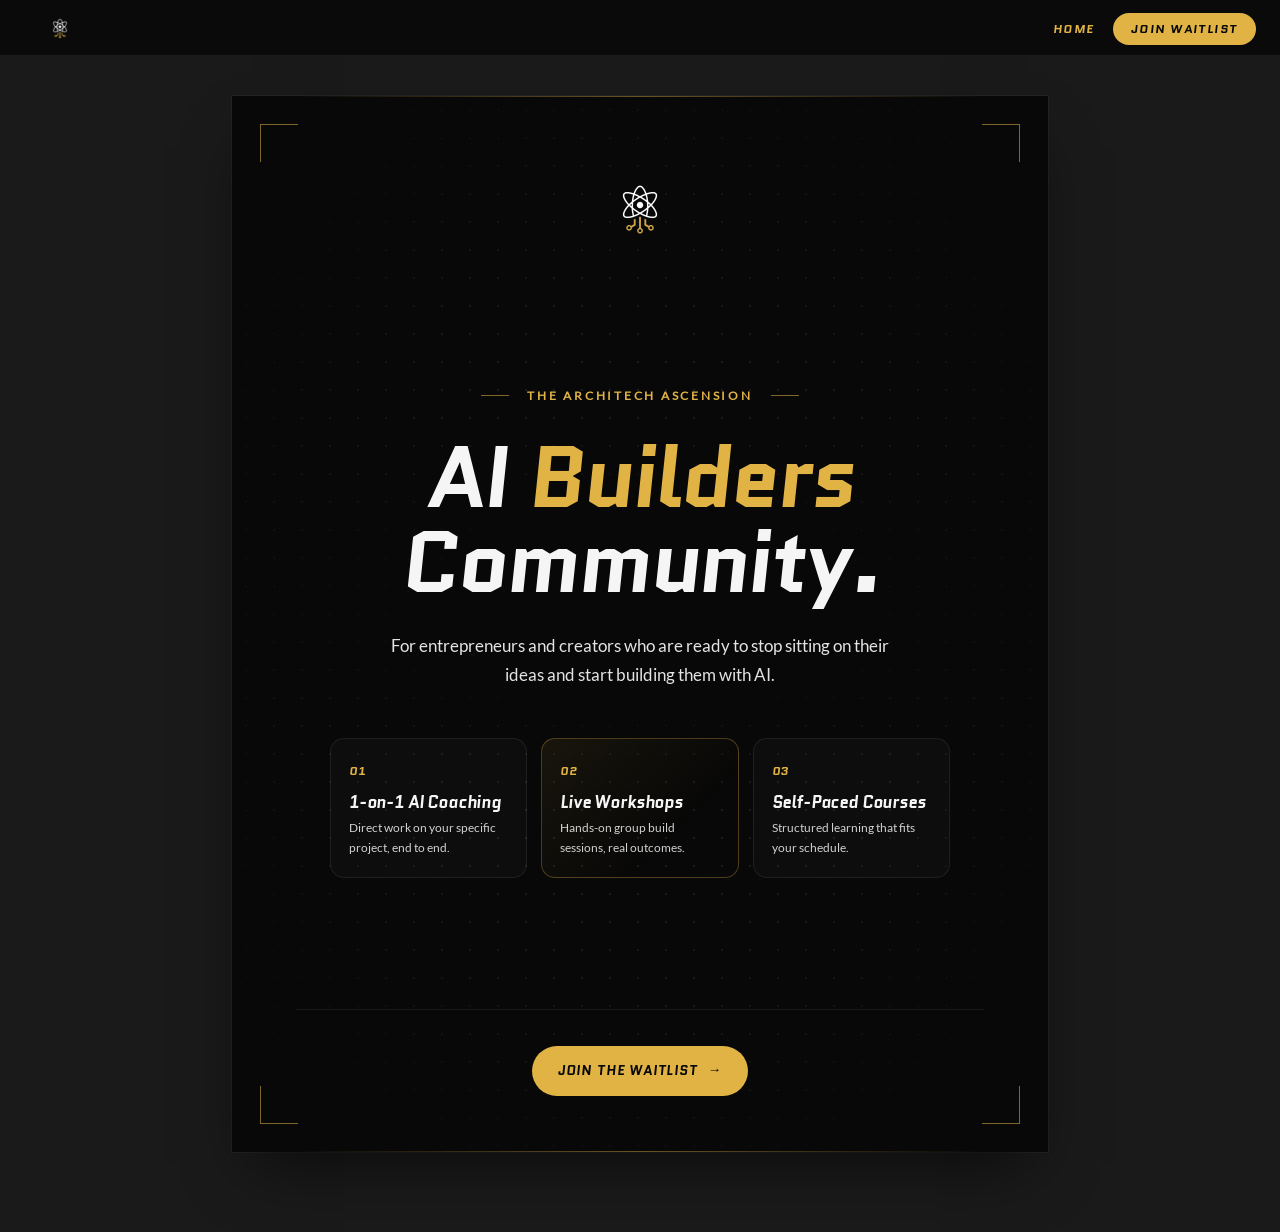
<file: index.html>
<!doctype html>
<html lang="en">
<head>
<meta charset="utf-8" />
<meta name="viewport" content="width=device-width, initial-scale=1" />
<title>Architech Ascension — AI Builders Community Coming Soon</title>
<meta property="og:type" content="website" />
<meta property="og:title" content="Architech Ascension — AI Builders Community" />
<meta property="og:description" content="For entrepreneurs and creators who are ready to stop sitting on their ideas and start building them with AI." />
<meta property="og:image" content="https://atascension.com/assets/ArchitechLogo_DarkMode.png" />
<meta name="twitter:card" content="summary_large_image" />
<meta name="twitter:title" content="Architech Ascension — AI Builders Community" />
<meta name="twitter:description" content="For entrepreneurs and creators who are ready to stop sitting on their ideas and start building them with AI." />
<meta name="twitter:image" content="https://atascension.com/assets/ArchitechLogo_DarkMode.png" />
<link rel="stylesheet" href="flyer.css" />
</head>
<body>

  <nav class="site-nav">
    <a class="nav-logo" href="index.html">
      <img src="assets/ArchitechLogo.png" alt="Architech Ascension" />
    </a>
    <ul class="nav-links">
      <li><a href="index.html" class="active">Home</a></li>
      <li><a href="waitlist.html" class="nav-cta">Join Waitlist</a></li>
    </ul>
  </nav>

  <!-- 8.5 x 11 portrait flyer -->
  <article class="flyer" data-screen-label="01 Flyer">

    <!-- Background layers -->
    <div class="dot-grid" aria-hidden="true"></div>

    <!-- Corner brackets -->
    <span class="corner tl" aria-hidden="true"></span>
    <span class="corner tr" aria-hidden="true"></span>
    <span class="corner bl" aria-hidden="true"></span>
    <span class="corner br" aria-hidden="true"></span>

    <div class="flyer-inner">

      <!-- Top: brand strip -->
      <header class="brand-strip">
        <div class="wordmark">
          <img class="wordmark-mark" src="assets/ArchitechLogo.png" alt="Architech Ascension" />
        </div>
      </header>

      <!-- Center: hero stack -->
      <main class="center">

        <div class="eyebrow-flyer">
          <span class="bar" aria-hidden="true"></span>
          The Architech Ascension
          <span class="bar" aria-hidden="true"></span>
        </div>

        <h1 class="hero-title">
          <span class="row">AI <span class="accent">Builders</span></span>
          <span class="row">Community.</span>
        </h1>

        <p class="hero-sub">
          For entrepreneurs and creators who are ready to stop sitting on their ideas and start building them with AI.
        </p>

        <!-- Three pillars -->
        <div class="pillars">
          <div class="pillar">
            <span class="pnum">01</span>
            <h3 class="ptitle">1-on-1 AI Coaching</h3>
            <p class="pdesc">Direct work on your specific project, end to end.</p>
          </div>
          <div class="pillar featured">
            <span class="pnum">02</span>
            <h3 class="ptitle">Live Workshops</h3>
            <p class="pdesc">Hands-on group build sessions, real outcomes.</p>
          </div>
          <div class="pillar">
            <span class="pnum">03</span>
            <h3 class="ptitle">Self-Paced Courses</h3>
            <p class="pdesc">Structured learning that fits your schedule.</p>
          </div>
        </div>

      </main>

      <!-- Bottom: hand-off / scan-this -->
      <footer class="flyer-foot">

        <a class="cta-pill" href="waitlist.html" id="joinBtn">
          Join the Waitlist
          <span class="arrow" aria-hidden="true">→</span>
        </a>

      </footer>

    </div>

  </article>


<script>
(function () {
  var flyer = document.querySelector('.flyer');
  function applyScale() {
    if (window.innerWidth <= 540) {
      flyer.style.transform = '';
      flyer.style.marginBottom = '';
      return;
    }
    var s = Math.min(1, (window.innerWidth - 40) / 816);
    if (s < 1) {
      flyer.style.transformOrigin = 'top center';
      flyer.style.transform = 'scale(' + s + ')';
      /* pull the empty space below the scaled-down flyer back up */
      flyer.style.marginBottom = (1056 * s - 1056 + 60) + 'px';
    } else {
      flyer.style.transform = '';
      flyer.style.marginBottom = '';
    }
  }
  applyScale();
  window.addEventListener('resize', applyScale);
})();
</script>
</body>
</html>
</file>
<file: flyer.css>
/* Flyer — Architech Ascension community teaser */

@import url('colors_and_type.css');

* { box-sizing: border-box; }
html, body { margin: 0; padding: 0; }
body {
  background: #1a1a1a;
  font-family: var(--font-body);
  color: var(--text);
  min-height: 100vh;
  display: flex;
  align-items: flex-start;
  justify-content: center;
  padding: 96px 20px 80px;
}

/* ===== Navbar ===== */
.site-nav {
  position: fixed;
  top: 0;
  left: 0;
  right: 0;
  z-index: 100;
  height: 56px;
  display: flex;
  align-items: center;
  justify-content: space-between;
  padding: 0 24px;
  background: rgba(8,8,8,0.88);
  backdrop-filter: blur(14px);
  -webkit-backdrop-filter: blur(14px);
  border-bottom: 1px solid var(--border);
}

.nav-logo img {
  height: 36px;
  width: auto;
  object-fit: contain;
  display: block;
}

.nav-links {
  display: flex;
  align-items: center;
  gap: 4px;
  list-style: none;
  margin: 0;
  padding: 0;
}

.nav-links a {
  font-family: var(--font-display);
  font-style: italic;
  font-size: 0.78rem;
  font-weight: 700;
  letter-spacing: 0.12em;
  text-transform: uppercase;
  color: var(--text-muted);
  padding: 7px 14px;
  border-radius: 100px;
  transition: color 0.18s, background 0.18s;
}

.nav-links a:hover {
  color: var(--text);
  background: rgba(255,255,255,0.06);
}

.nav-links a.active {
  color: var(--accent);
}

.nav-links a.nav-cta {
  background: var(--accent);
  color: #080808;
  padding: 7px 18px;
}

.nav-links a.nav-cta:hover {
  background: #f0c55a;
  color: #080808;
}

/* ---- The flyer page ---- */
.flyer {
  position: relative;
  width: 816px;   /* 8.5in @ 96dpi */
  height: 1056px; /* 11in @ 96dpi */
  background-color: var(--bg);
  background-image: radial-gradient(circle, rgba(255,255,255,0.028) 1px, transparent 1px);
  background-size: 32px 32px;
  overflow: hidden;
  color: var(--text);
  box-shadow: 0 30px 60px -20px rgba(0,0,0,0.6), 0 0 0 1px rgba(255,255,255,0.04);
}

/* Inner grid: top brand strip / center stack / bottom info */
.flyer-inner {
  position: relative;
  z-index: 2;
  height: 100%;
  display: grid;
  grid-template-rows: auto 1fr auto;
  padding: 64px 64px 56px;
}

/* ===== Background layers ===== */

.flyer .dot-grid {
  position: absolute;
  inset: 0;
  background-image: radial-gradient(circle, rgba(245,245,245,0.13) 1px, transparent 1px);
  background-size: 28px 28px;
  pointer-events: none;
  mask-image:
    radial-gradient(ellipse 70% 28% at 50% 48%, transparent 30%, black 75%),
    radial-gradient(ellipse 80% 80% at 50% 50%, black 10%, transparent 80%);
  -webkit-mask-image:
    radial-gradient(ellipse 70% 28% at 50% 48%, transparent 30%, black 75%),
    radial-gradient(ellipse 80% 80% at 50% 50%, black 10%, transparent 80%);
  mask-composite: intersect;
  -webkit-mask-composite: source-in;
}


/* Gold gradient lines */
.flyer::before {
  content: '';
  position: absolute;
  top: 0; left: 8%; right: 8%;
  height: 1px;
  background: linear-gradient(to right, transparent, rgba(224,179,68,0.45), transparent);
  z-index: 3;
}
.flyer::after {
  content: '';
  position: absolute;
  bottom: 0; left: 8%; right: 8%;
  height: 1px;
  background: linear-gradient(to right, transparent, rgba(224,179,68,0.45), transparent);
  z-index: 3;
}

/* Corner brackets */
.corner {
  position: absolute;
  width: 38px;
  height: 38px;
  border-color: rgba(224,179,68,0.55);
  border-style: solid;
  border-width: 0;
  z-index: 3;
}
.corner.tl { top: 28px; left: 28px; border-top-width: 1px; border-left-width: 1px; }
.corner.tr { top: 28px; right: 28px; border-top-width: 1px; border-right-width: 1px; }
.corner.bl { bottom: 28px; left: 28px; border-bottom-width: 1px; border-left-width: 1px; }
.corner.br { bottom: 28px; right: 28px; border-bottom-width: 1px; border-right-width: 1px; }

/* ===== Top strip: brand wordmark + locality ===== */

.brand-strip {
  display: flex;
  align-items: center;
  justify-content: center;
  gap: 16px;
  height: 96px;
}

.wordmark {
  display: inline-flex;
  align-items: center;
  gap: 6px;
}
.wordmark-mark {
  width: 180px;
  height: 96px;
  display: block;
  object-fit: contain;
  object-position: center;
  flex-shrink: 0;
}

.locality {
  font-family: var(--font-body);
  font-size: 0.7rem;
  font-weight: 700;
  letter-spacing: 0.16em;
  text-transform: uppercase;
  color: var(--text-muted);
}
.locality .dot {
  display: inline-block;
  width: 4px; height: 4px;
  border-radius: 50%;
  background: var(--accent);
  margin: 0 10px 2px;
  vertical-align: middle;
}

/* ===== Center stack ===== */

.center {
  display: flex;
  flex-direction: column;
  align-items: center;
  justify-content: center;
  text-align: center;
  position: relative;
}

.coming-soon-badge {
  display: inline-block;
  font-family: var(--font-body);
  font-size: 0.72rem;
  font-weight: 700;
  letter-spacing: 0.18em;
  text-transform: uppercase;
  color: var(--accent);
  border: 1px solid var(--border-gold);
  background: var(--accent-dim);
  padding: 8px 20px;
  border-radius: 100px;
  margin-bottom: 36px;
}
.coming-soon-badge .pulse {
  display: inline-block;
  width: 6px; height: 6px;
  border-radius: 50%;
  background: var(--accent);
  box-shadow: 0 0 0 4px rgba(224,179,68,0.18);
  margin-right: 10px;
  vertical-align: middle;
  margin-bottom: 2px;
}

.eyebrow-flyer {
  font-family: var(--font-body);
  font-size: 0.78rem;
  font-weight: 700;
  letter-spacing: 0.22em;
  text-transform: uppercase;
  color: var(--accent);
  margin-bottom: 28px;
}
.eyebrow-flyer .bar {
  display: inline-block;
  width: 28px;
  height: 1px;
  background: var(--accent);
  vertical-align: middle;
  margin: 0 14px 4px;
  opacity: 0.55;
}

.hero-title {
  font-family: var(--font-display);
  font-style: italic;
  font-weight: 700;
  font-size: 5.4rem;
  line-height: 0.98;
  letter-spacing: -0.025em;
  color: var(--text);
  margin: 0 0 28px;
  text-wrap: balance;
}
.hero-title .accent { color: var(--accent); }
.hero-title .row { display: block; }

.hero-sub {
  font-family: var(--font-body);
  font-size: 1.05rem;
  font-weight: 400;
  line-height: 1.7;
  color: rgba(245,245,245,0.93);
  max-width: 520px;
  margin: 0 auto 40px;
}

/* Pillars — 3 capsules */
.pillars {
  display: grid;
  grid-template-columns: repeat(3, 1fr);
  gap: 14px;
  width: 100%;
  max-width: 620px;
  margin-top: 8px;
}
.pillar {
  position: relative;
  border: 1px solid var(--border);
  background: var(--bg-surface);
  border-radius: 14px;
  padding: 22px 18px 20px;
  text-align: left;
  overflow: hidden;
}
.pillar .pnum {
  font-family: var(--font-display);
  font-style: italic;
  font-weight: 700;
  font-size: 0.78rem;
  color: var(--accent);
  letter-spacing: 0.06em;
  margin-bottom: 12px;
  display: block;
}
.pillar .ptitle {
  font-family: var(--font-display);
  font-style: italic;
  font-weight: 700;
  font-size: 1.05rem;
  letter-spacing: -0.01em;
  line-height: 1.15;
  color: var(--text);
  margin: 0 0 6px;
}
.pillar .pdesc {
  font-family: var(--font-body);
  font-size: 0.78rem;
  line-height: 1.55;
  color: var(--text-muted);
  margin: 0;
}
.pillar.featured {
  border-color: var(--border-gold);
  background: linear-gradient(135deg, rgba(224,179,68,0.08), transparent 70%);
}

/* ===== Bottom: foot info ===== */

.flyer-foot {
  display: flex;
  flex-direction: column;
  align-items: center;
  text-align: center;
  gap: 10px;
  padding-top: 36px;
  border-top: 1px solid var(--border);
}

.foot-block {
  display: flex;
  flex-direction: column;
  align-items: center;
  gap: 8px;
}

.foot-label {
  font-family: var(--font-body);
  font-size: 1rem;
  font-weight: 700;
  letter-spacing: 0.18em;
  text-transform: uppercase;
  color: var(--text-muted);
}
.foot-value {
  font-family: var(--font-display);
  font-style: italic;
  font-weight: 700;
  font-size: 1.75rem;
  letter-spacing: 0.01em;
  color: var(--text);
}
.foot-value .accent { color: var(--accent); }

.cta-pill {
  display: inline-flex;
  align-items: center;
  gap: 10px;
  font-family: var(--font-display);
  font-style: italic;
  font-weight: 700;
  font-size: 0.85rem;
  letter-spacing: 0.06em;
  text-transform: uppercase;
  background: var(--accent);
  color: #080808;
  padding: 14px 26px;
  border-radius: 100px;
}
.cta-pill .arrow {
  display: inline-block;
  font-style: normal;
  transform: translateY(-1px);
}

/* ===== QR placeholder ===== */
.qr {
  width: 64px;
  height: 64px;
  background: #fff;
  border-radius: 6px;
  padding: 6px;
  flex-shrink: 0;
  display: grid;
  grid-template-columns: repeat(8, 1fr);
  grid-template-rows: repeat(8, 1fr);
  gap: 1px;
}
.qr i { background: #080808; border-radius: 1px; }
.qr i.off { background: transparent; }

/* Print */
@page { size: 8.5in 11in; margin: 0; }
@media print {
  body { background: var(--bg); padding: 0; }
  .flyer { width: 8.5in; height: 11in; box-shadow: none; }
}

/* ===== Responsive ===== */

/* Tablet: reduce body padding; JS handles transform scale + height compensation */
@media (max-width: 855px) {
  body { padding: 76px 0 40px; }
}

/* Mobile: full reflow below 540px */
@media (max-width: 540px) {
  body {
    display: block;
    padding: 56px 0 0;
    background: var(--bg);
  }

  .flyer {
    width: 100%;
    height: auto;
    min-height: 100svh;
    box-shadow: none;
    transform: none !important;
    margin-bottom: 0 !important;
  }

  .flyer-inner {
    height: auto;
    padding: 36px 36px 44px;
  }

  .brand-strip {
    height: auto;
    padding-bottom: 8px;
  }

  .wordmark-mark {
    width: 120px;
    height: 64px;
  }

  .coming-soon-badge {
    font-size: 0.65rem;
    margin-bottom: 20px;
  }

  .eyebrow-flyer {
    font-size: 0.65rem;
    letter-spacing: 0.14em;
    margin-bottom: 18px;
  }
  .eyebrow-flyer .bar { width: 18px; margin: 0 8px 4px; }

  .hero-title {
    font-size: clamp(2.4rem, 10vw, 3.5rem);
    margin-bottom: 18px;
  }

  .hero-sub {
    font-size: 0.9rem;
    margin-bottom: 28px;
  }

  .pillars {
    grid-template-columns: 1fr;
    max-width: 100%;
  }

  .flyer-foot { padding-top: 28px; }

  .foot-value { font-size: 1.35rem; }
  .foot-label { font-size: 0.8rem; }
}
</file>
